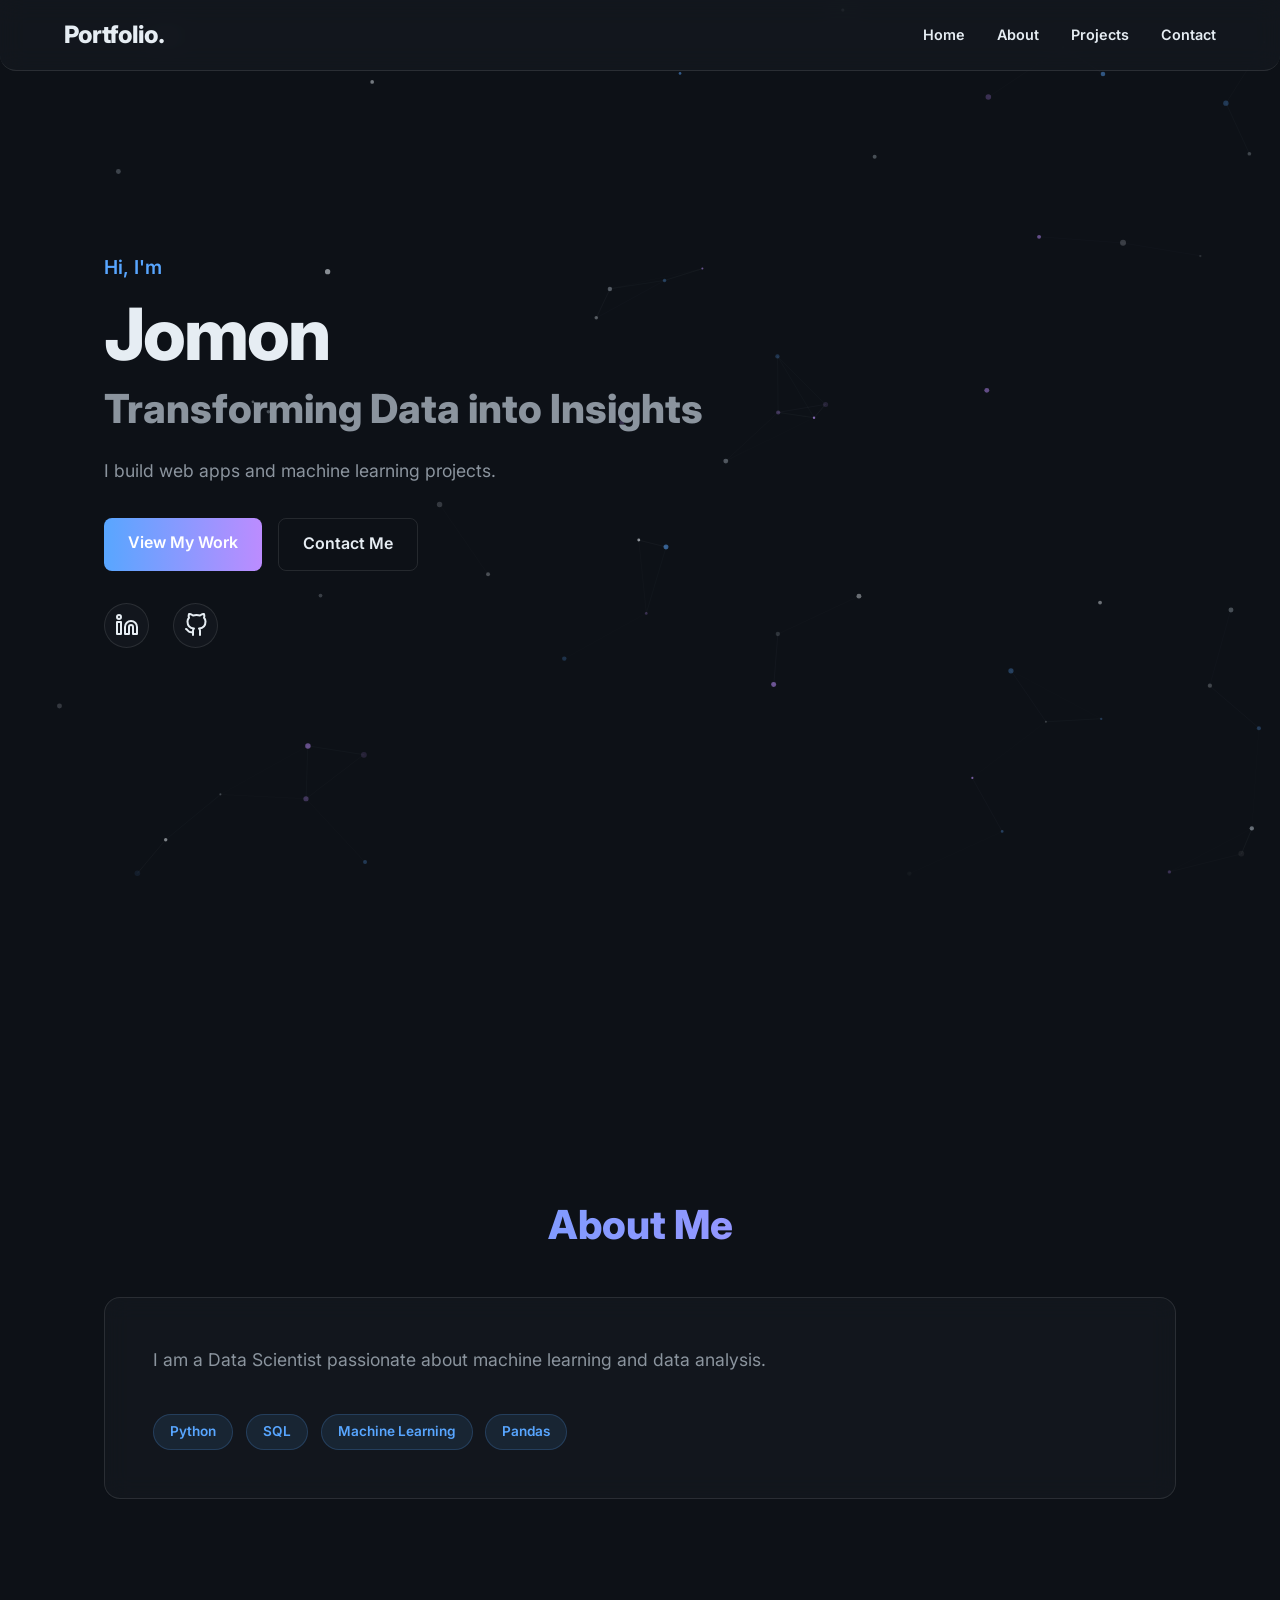
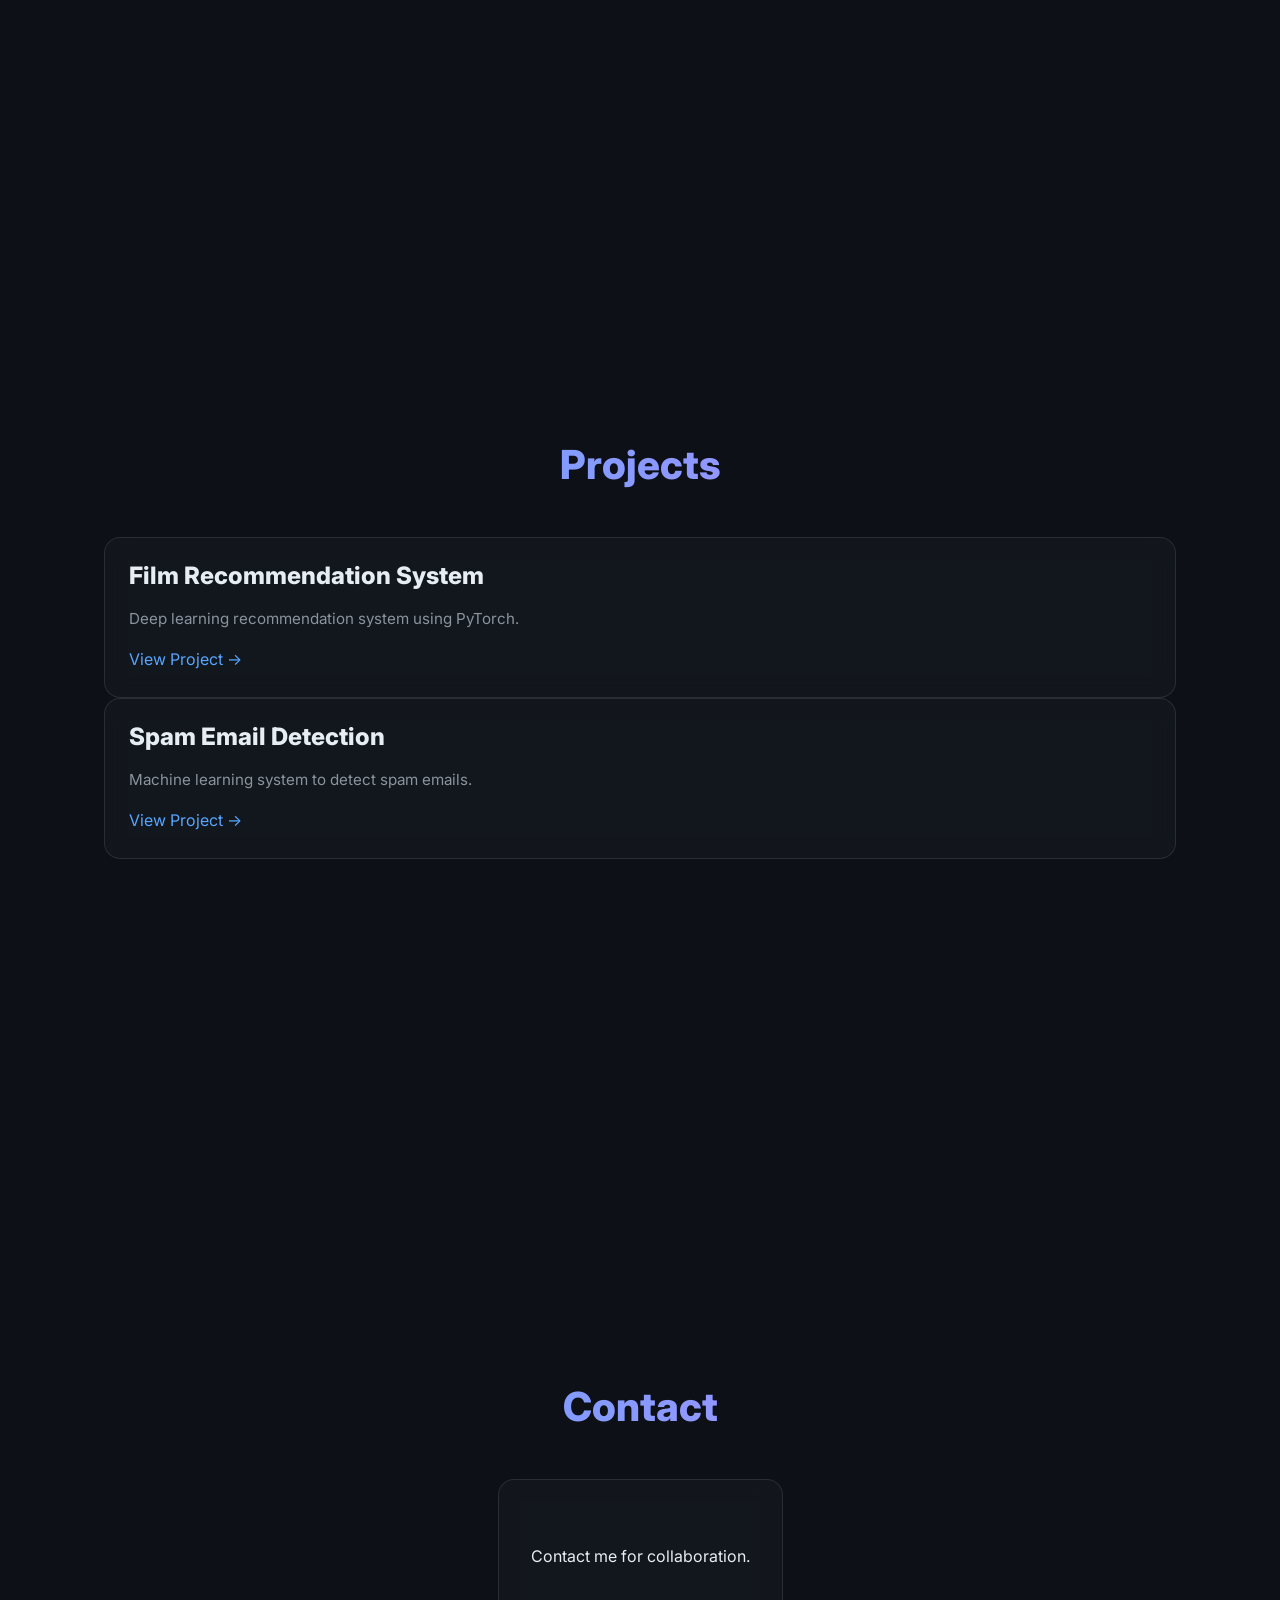
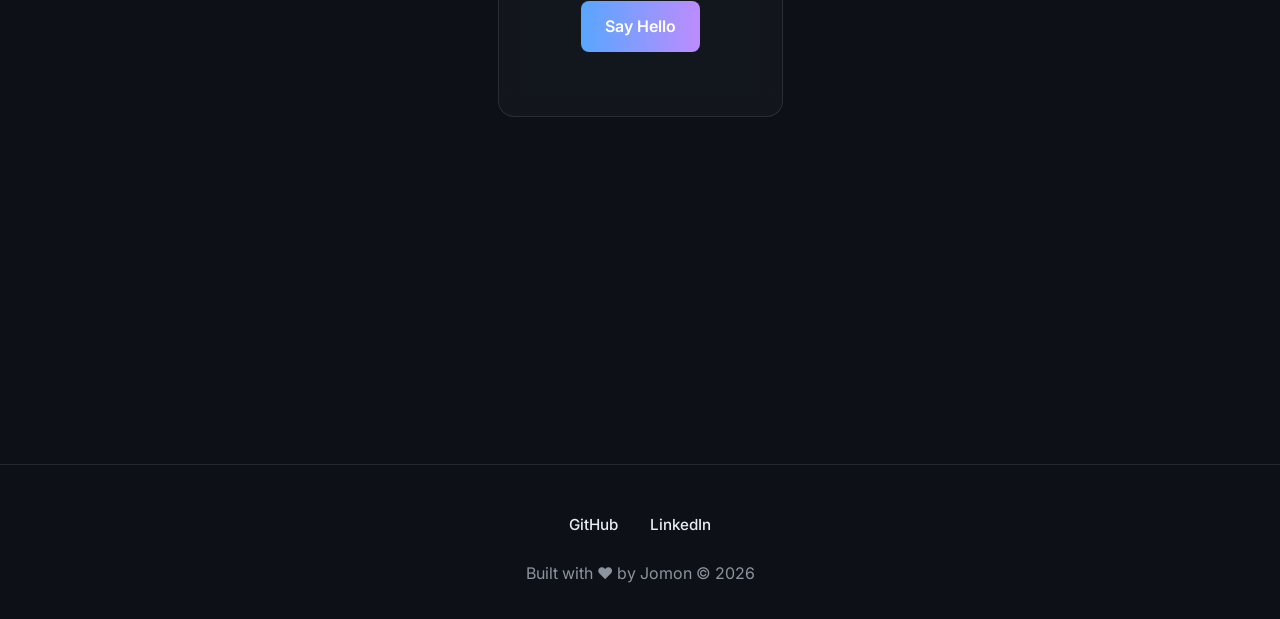
<file: index.html>
<!DOCTYPE html>
<html lang="en">

<head>
    <meta charset="UTF-8">
    <meta name="viewport" content="width=device-width, initial-scale=1.0">
    <title>My Portfolio</title>

    <!-- Google Font -->
    <link href="https://fonts.googleapis.com/css2?family=Inter:wght@300;400;600;800&display=swap" rel="stylesheet">

    <!-- CSS -->
    <link rel="stylesheet" href="styles.css">
</head>

<body>

    <canvas id="background-canvas"></canvas>

    <!-- NAVBAR -->
    <nav class="navbar glass">
        <div class="logo">Portfolio.</div>
        <ul class="nav-links">
            <li><a href="#home">Home</a></li>
            <li><a href="#about">About</a></li>
            <li><a href="#projects">Projects</a></li>
            <li><a href="#contact">Contact</a></li>
        </ul>
    </nav>

    <main>

        <!-- HERO -->
        <section id="home" class="hero fade-in">
            <div class="hero-content">
                <p class="greeting">Hi, I'm</p>
                <h1 class="name">Jomon</h1>
                <h2 class="title">Transforming Data into Insights</h2>

                <p class="description">
                    I build web apps and machine learning projects.
                </p>

                <div class="cta-buttons">
                    <a href="#projects" class="btn primary-btn">View My Work</a>
                    <a href="#contact" class="btn secondary-btn">Contact Me</a>
                </div>

                <!-- ✅ SOCIAL ICONS -->
                <div class="social-links">

                    <!-- LinkedIn -->
                    <a href="https://www.linkedin.com/in/jomon-k-biji-52a9552a1/" target="_blank" class="social-icon">
                        <svg xmlns="http://www.w3.org/2000/svg" width="24" height="24" viewBox="0 0 24 24" fill="none"
                            stroke="currentColor" stroke-width="2" stroke-linecap="round" stroke-linejoin="round">
                            <path d="M16 8a6 6 0 0 1 6 6v7h-4v-7a2 2 0 0 0-2-2 2 2 0 0 0-2 2v7h-4v-7a6 6 0 0 1 6-6z">
                            </path>
                            <rect x="2" y="9" width="4" height="12"></rect>
                            <circle cx="4" cy="4" r="2"></circle>
                        </svg>
                    </a>

                    <!-- GitHub -->
                    <a href="https://github.com/Jomon18kb" target="_blank" class="social-icon">
                        <svg xmlns="http://www.w3.org/2000/svg" width="24" height="24" viewBox="0 0 24 24" fill="none"
                            stroke="currentColor" stroke-width="2" stroke-linecap="round" stroke-linejoin="round">
                            <path
                                d="M9 19c-5 1.5-5-2.5-7-3m14 6v-3.87a3.37 3.37 0 0 0-.94-2.61c3.14-.35 6.44-1.54 6.44-7A5.44 5.44 0 0 0 20 4.77 5.07 5.07 0 0 0 19.91 1S18.73.65 16 2.48a13.38 13.38 0 0 0-7 0C6.27.65 5.09 1 5.09 1A5.07 5.07 0 0 0 5 4.77a5.44 5.44 0 0 0-1.5 3.78c0 5.42 3.3 6.61 6.44 7A3.37 3.37 0 0 0 9 18.13V22">
                            </path>
                        </svg>
                    </a>

                </div>

            </div>
        </section>

        <!-- ABOUT -->
        <section id="about" class="about fade-in">
            <h2 class="section-title">About Me</h2>

            <div class="about-content glass">
                <p>I am a Data Scientist passionate about machine learning and data analysis.</p>

                <div class="skills">
                    <span class="skill-tag">Python</span>
                    <span class="skill-tag">SQL</span>
                    <span class="skill-tag">Machine Learning</span>
                    <span class="skill-tag">Pandas</span>
                </div>
            </div>
        </section>

        <!-- PROJECTS -->
        <section id="projects" class="projects fade-in">
            <h2 class="section-title">Projects</h2>

            <div class="project-card glass">
                <div class="project-info">
                    <h3>Film Recommendation System</h3>
                    <p>Deep learning recommendation system using PyTorch.</p>
                    <a href="https://github.com/Jomon18kb/Film-Recommendation" target="_blank">
                        View Project →
                    </a>
                </div>
            </div>

            <div class="project-card glass">
                <div class="project-info">
                    <h3>Spam Email Detection</h3>
                    <p>Machine learning system to detect spam emails.</p>
                    <a href="https://github.com/Jomon18kb/Spam-Email-Detection-System" target="_blank">
                        View Project →
                    </a>
                </div>
            </div>

        </section>

        <!-- CONTACT -->
        <section id="contact" class="contact fade-in">
            <h2 class="section-title">Contact</h2>

            <div class="contact-card glass">
                <p>Contact me for collaboration.</p>

                <!-- ✅ FIXED EMAIL -->
                <a href="mailto:jomon18kb@gmail.com" class="btn primary-btn">Say Hello</a>
            </div>
        </section>

    </main>

    <!-- FOOTER -->
    <footer>
        <div class="footer-socials">
            <a href="https://github.com/Jomon18kb" target="_blank">GitHub</a>
            <a href="https://www.linkedin.com/in/jomon-k-biji-52a9552a1/" target="_blank">LinkedIn</a>
        </div>

        <p>Built with ❤️ by Jomon © 2026</p>
    </footer>

    <!-- JS -->
    <script src="script.js"></script>

</body>

</html>
</file>
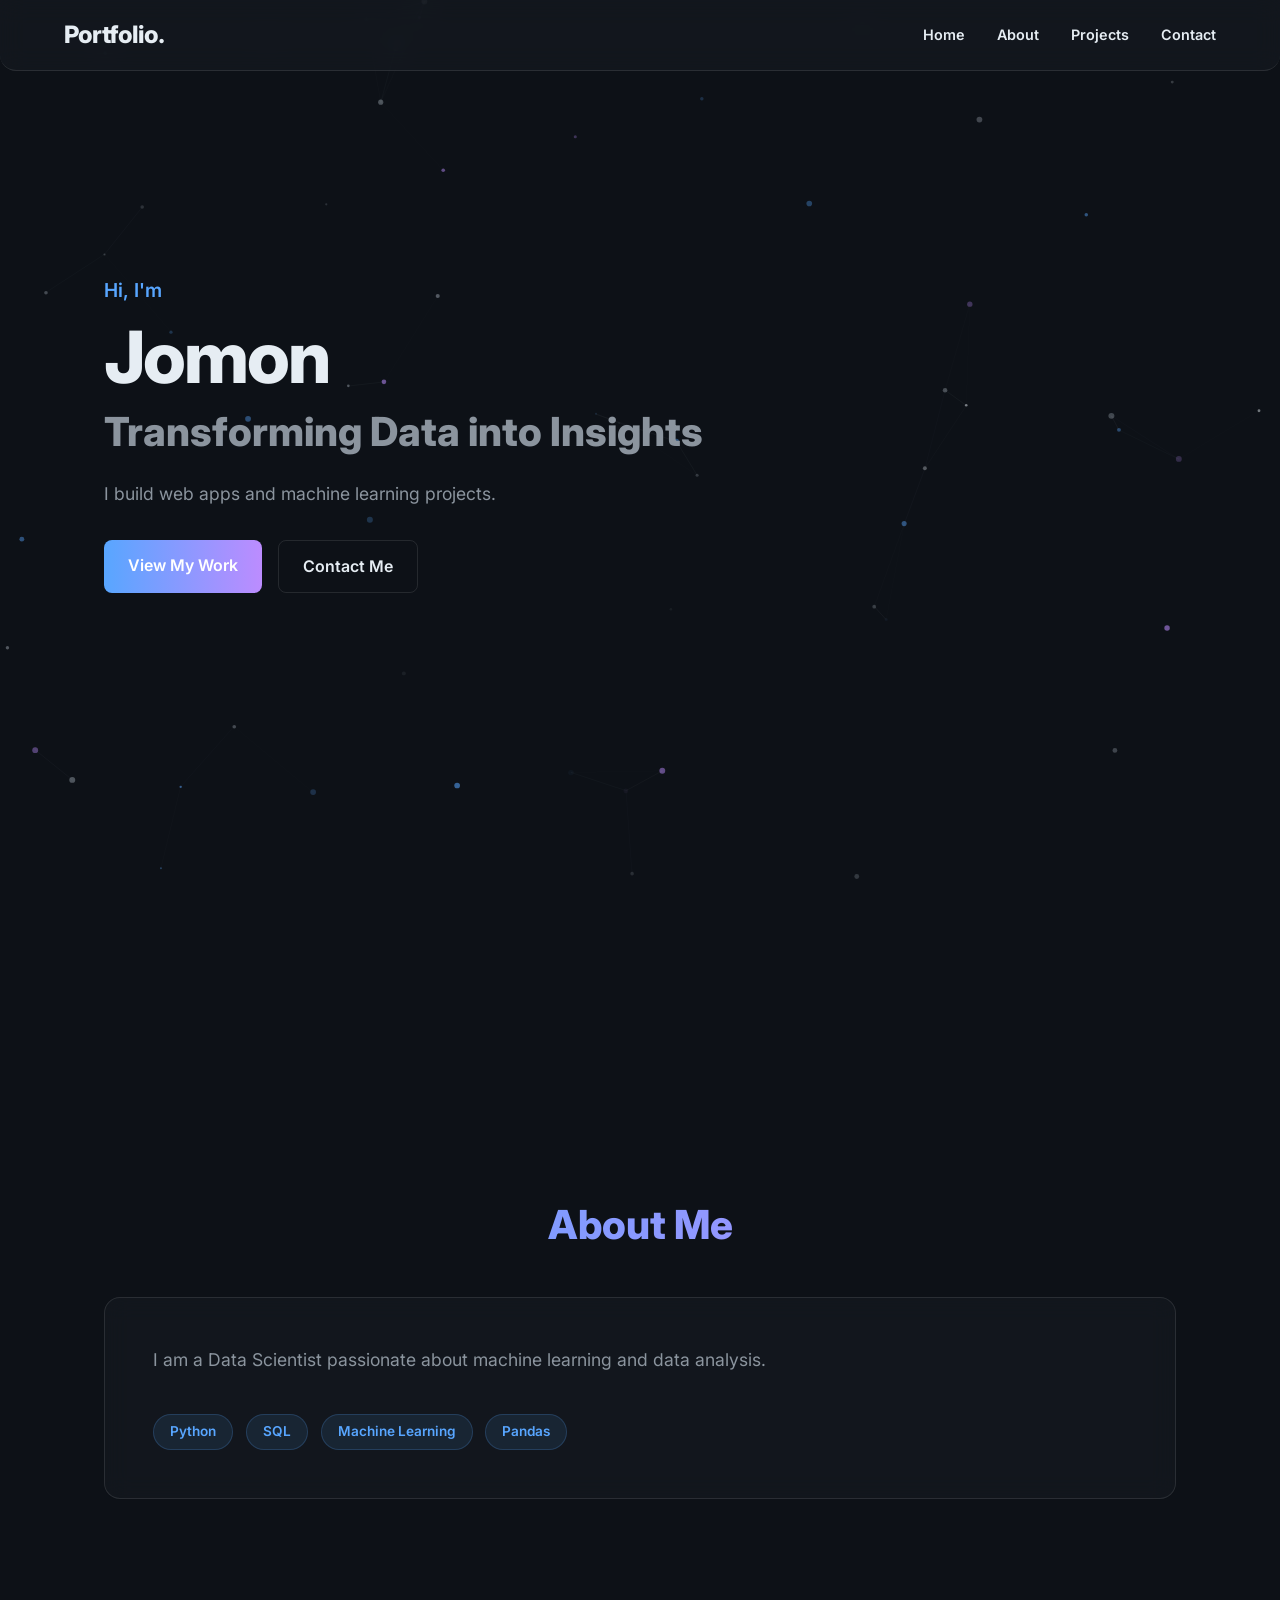
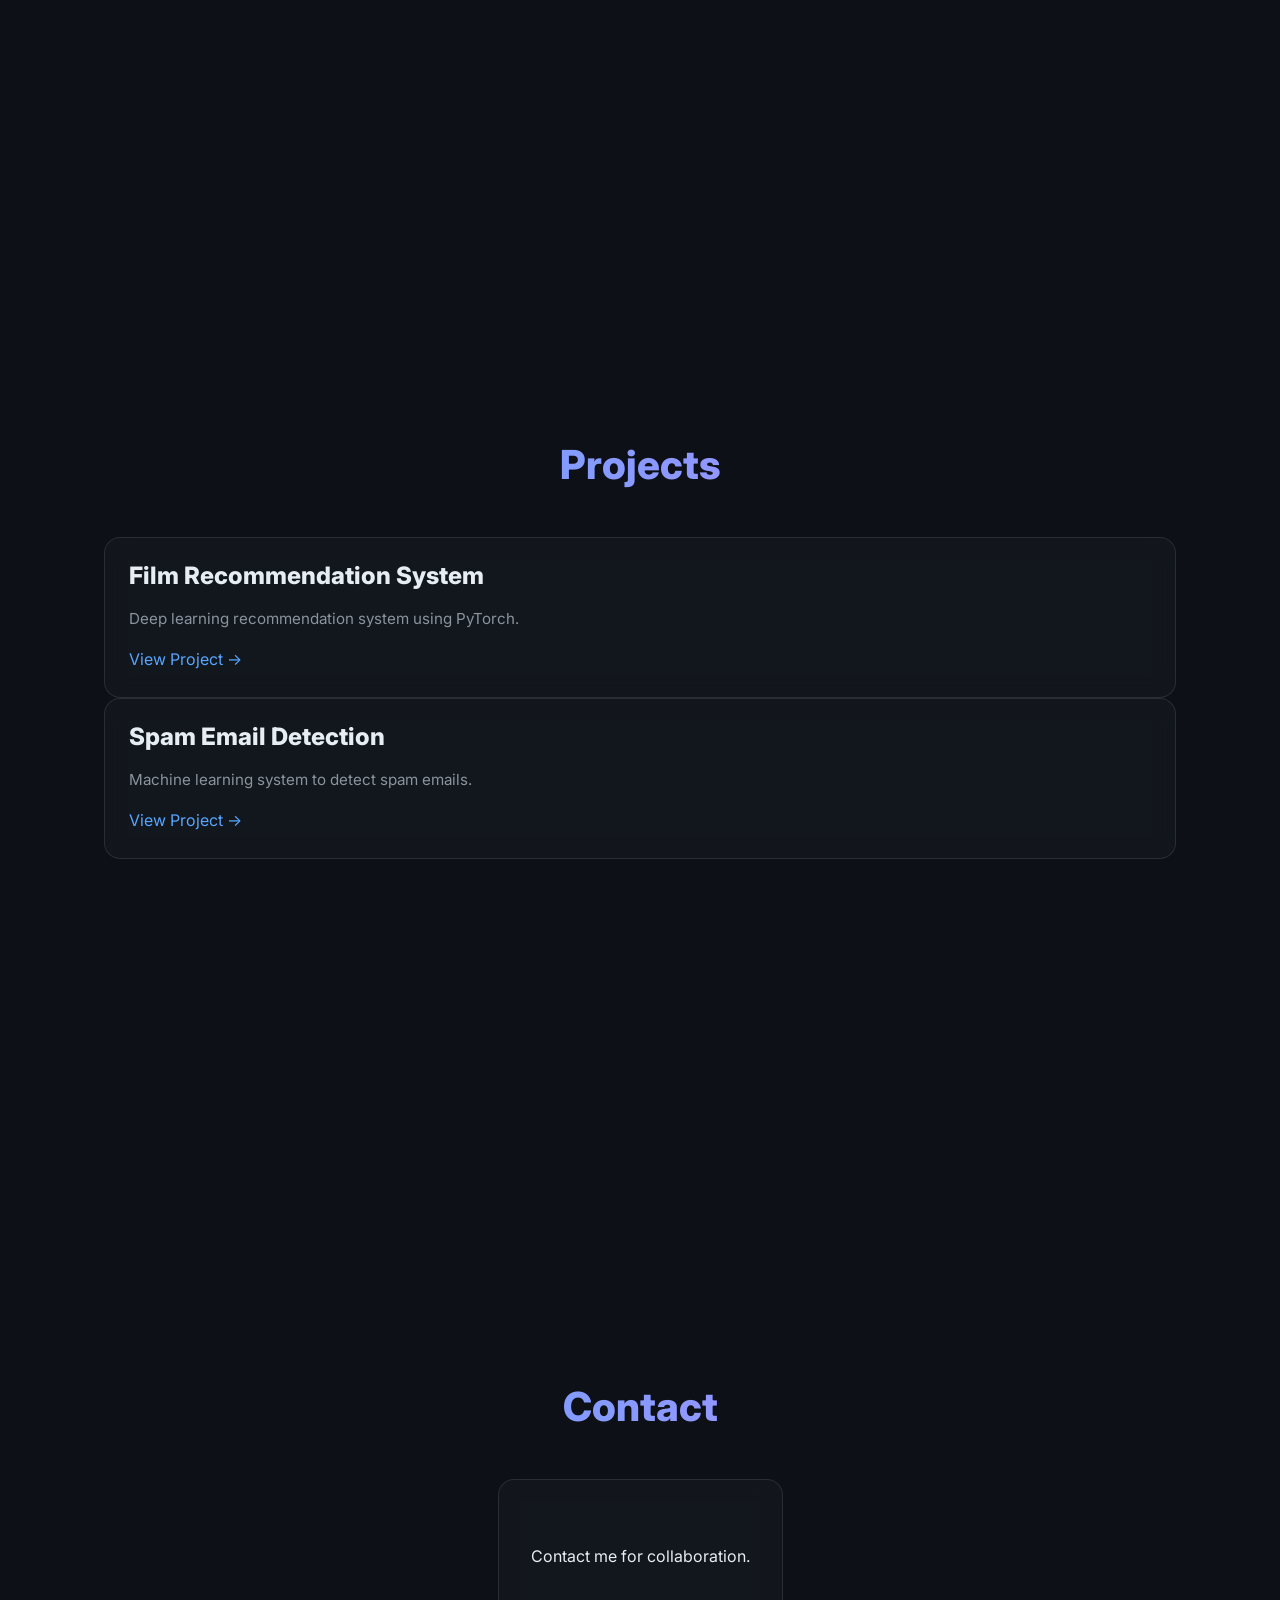
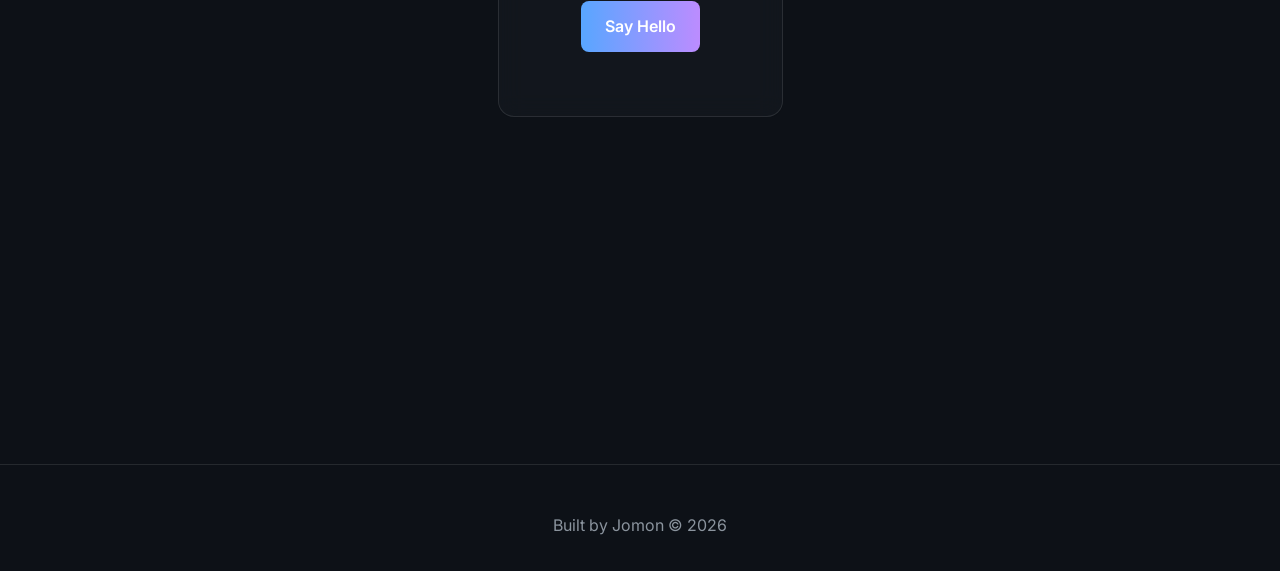
<file: static/index.html>
<!DOCTYPE html>
<html lang="en">

<head>
    <meta charset="UTF-8">
    <meta name="viewport" content="width=device-width, initial-scale=1.0">
    <title>My Portfolio</title>

    <!-- Google Font -->
    <link href="https://fonts.googleapis.com/css2?family=Inter:wght@300;400;600;800&display=swap" rel="stylesheet">

    <!-- ✅ Correct CSS -->
    <link rel="stylesheet" href="styles.css">
</head>

<body>

    <canvas id="background-canvas"></canvas>

    <!-- NAVBAR -->
    <nav class="navbar glass">
        <div class="logo">Portfolio.</div>
        <ul class="nav-links">
            <li><a href="#home">Home</a></li>
            <li><a href="#about">About</a></li>
            <li><a href="#projects">Projects</a></li>
            <li><a href="#contact">Contact</a></li>
        </ul>
    </nav>

    <main>

        <!-- HERO -->
        <section id="home" class="hero fade-in">
            <div class="hero-content">
                <p class="greeting">Hi, I'm</p>
                <h1 class="name">Jomon</h1>
                <h2 class="title">Transforming Data into Insights</h2>
                <p class="description">
                    I build web apps and machine learning projects.
                </p>

                <div class="cta-buttons">
                    <a href="#projects" class="btn primary-btn">View My Work</a>
                    <a href="#contact" class="btn secondary-btn">Contact Me</a>
                </div>
            </div>
        </section>

        <!-- ABOUT -->
        <section id="about" class="about fade-in">
            <h2 class="section-title">About Me</h2>
            <div class="about-content glass">
                <p>I am a Data Scientist passionate about machine learning and data analysis.</p>

                <div class="skills">
                    <span class="skill-tag">Python</span>
                    <span class="skill-tag">SQL</span>
                    <span class="skill-tag">Machine Learning</span>
                    <span class="skill-tag">Pandas</span>
                </div>
            </div>
        </section>

        <!-- PROJECTS -->
        <section id="projects" class="projects fade-in">
            <h2 class="section-title">Projects</h2>

            <div class="project-card glass">
                <div class="project-info">
                    <h3>Film Recommendation System</h3>
                    <p>Deep learning recommendation system using PyTorch.</p>
                    <a href="https://github.com/Jomon18kb/Film-Recommendation" target="_blank">
                        View Project →
                    </a>
                </div>
            </div>

            <div class="project-card glass">
                <div class="project-info">
                    <h3>Spam Email Detection</h3>
                    <p>Machine learning system to detect spam emails.</p>
                    <a href="https://github.com/Jomon18kb/Spam-Email-Detection-System" target="_blank">
                        View Project →
                    </a>
                </div>
            </div>

        </section>

        <!-- CONTACT -->
        <section id="contact" class="contact fade-in">
            <h2 class="section-title">Contact</h2>
            <div class="contact-card glass">
                <p>Contact me for collaboration.</p>
                <a href="mailto:hello@example.com" class="btn primary-btn">Say Hello</a>
            </div>
        </section>

    </main>

    <footer>
        <p>Built by Jomon © 2026</p>
    </footer>

    <!-- ✅ Correct JS -->
    <script src="script.js"></script>

</body>

</html>
</file>
<file: styles.css>
/* Color Palette & Variables */
:root {
    --bg-color: #0d1117;
    --text-primary: #e6edf3;
    --text-secondary: #8b949e;
    --accent-primary: #58a6ff;
    --accent-secondary: #bc8cff;
    --glass-bg: rgba(22, 27, 34, 0.6);
    --glass-border: rgba(255, 255, 255, 0.1);
    --transition: all 0.3s cubic-bezier(0.25, 0.8, 0.25, 1);
}

/* Reset and Base Styles */
* {
    margin: 0;
    padding: 0;
    box-sizing: border-box;
    scroll-behavior: smooth;
}

body {
    font-family: 'Inter', sans-serif;
    background-color: var(--bg-color);
    color: var(--text-primary);
    line-height: 1.6;
    overflow-x: hidden;
}

#background-canvas {
    position: fixed;
    top: 0;
    left: 0;
    width: 100vw;
    height: 100vh;
    z-index: -1;
    pointer-events: none;
}

/* Typography */
h1,
h2,
h3 {
    font-weight: 800;
    line-height: 1.2;
}

h2.section-title {
    font-size: 2.5rem;
    margin-bottom: 3rem;
    text-align: center;
    background: linear-gradient(90deg, var(--accent-primary), var(--accent-secondary));
    -webkit-background-clip: text;
    -webkit-text-fill-color: transparent;
    display: inline-block;
    position: relative;
    left: 50%;
    transform: translateX(-50%);
}

a {
    color: var(--accent-primary);
    text-decoration: none;
    transition: var(--transition);
}

/* Glassmorphism Utilities */
.glass {
    background: var(--glass-bg);
    backdrop-filter: blur(12px);
    -webkit-backdrop-filter: blur(12px);
    border: 1px solid var(--glass-border);
    border-radius: 16px;
}

/* Navigation */
.navbar {
    position: fixed;
    top: 0;
    left: 0;
    width: 100%;
    display: flex;
    justify-content: space-between;
    align-items: center;
    padding: 1rem 5%;
    z-index: 1000;
    border-radius: 0 0 16px 16px;
    border-top: none;
    border-left: none;
    border-right: none;
}

.logo {
    font-size: 1.5rem;
    font-weight: 800;
    letter-spacing: -1px;
}

.nav-links {
    display: flex;
    list-style: none;
    gap: 2rem;
}

.nav-links a {
    color: var(--text-primary);
    font-weight: 600;
    font-size: 0.9rem;
    position: relative;
}

.nav-links a::after {
    content: '';
    position: absolute;
    width: 0;
    height: 2px;
    bottom: -4px;
    left: 0;
    background-color: var(--accent-primary);
    transition: var(--transition);
}

.nav-links a:hover::after {
    width: 100%;
}

/* General Layout */
main {
    padding: 0 5%;
    max-width: 1200px;
    margin: 0 auto;
}

section {
    min-height: 100vh;
    display: flex;
    flex-direction: column;
    justify-content: center;
    padding: 6rem 0;
}

/* Buttons */
.btn {
    display: inline-block;
    padding: 0.8rem 1.5rem;
    border-radius: 8px;
    font-weight: 600;
    cursor: pointer;
}

.primary-btn {
    background: linear-gradient(90deg, var(--accent-primary), var(--accent-secondary));
    color: #fff;
    border: none;
}

.primary-btn:hover {
    box-shadow: 0 0 20px rgba(88, 166, 255, 0.4);
    transform: translateY(-2px);
}

.secondary-btn {
    background: transparent;
    color: var(--text-primary);
    border: 1px solid var(--glass-border);
}

.secondary-btn:hover {
    background: var(--glass-border);
    transform: translateY(-2px);
}

/* Hero Section */
.hero {
    flex-direction: row;
    align-items: center;
    justify-content: space-between;
    gap: 2rem;
}

.hero-content {
    flex: 1;
    position: relative;
    z-index: 2;
}

.greeting {
    color: var(--accent-primary);
    font-weight: 600;
    font-size: 1.2rem;
    margin-bottom: 0.5rem;
}

.name {
    font-size: 4.5rem;
    margin-bottom: 0.5rem;
    letter-spacing: -2px;
}

.title {
    font-size: 2.5rem;
    color: var(--text-secondary);
    margin-bottom: 1.5rem;
}

.description {
    font-size: 1.1rem;
    color: var(--text-secondary);
    margin-bottom: 2rem;
    max-width: 500px;
}

.cta-buttons {
    display: flex;
    gap: 1rem;
    margin-bottom: 2rem;
}

.social-links {
    display: flex;
    gap: 1.5rem;
    align-items: center;
}

.social-icon {
    display: inline-flex;
    justify-content: center;
    align-items: center;
    width: 45px;
    height: 45px;
    border-radius: 50%;
    background: var(--glass-bg);
    border: 1px solid var(--glass-border);
    color: var(--text-primary);
    transition: var(--transition);
}

.social-icon:hover {
    background: rgba(88, 166, 255, 0.1);
    color: var(--accent-primary);
    border-color: var(--accent-primary);
    transform: translateY(-3px);
    box-shadow: 0 5px 15px rgba(88, 166, 255, 0.2);
}

.hero-visual {
    flex: 1;
    position: relative;
    height: 400px;
    display: flex;
    justify-content: center;
    align-items: center;
    pointer-events: none;
}

.glow-orb {
    position: absolute;
    width: 300px;
    height: 300px;
    border-radius: 50%;
    background: radial-gradient(circle, var(--accent-primary) 0%, rgba(88, 166, 255, 0) 70%);
    filter: blur(40px);
    opacity: 0.4;
    animation: float 6s ease-in-out infinite;
}

.glow-orb.secondary {
    background: radial-gradient(circle, var(--accent-secondary) 0%, rgba(188, 140, 255, 0) 70%);
    top: 20%;
    left: 10%;
    width: 200px;
    height: 200px;
    animation: float 8s ease-in-out infinite reverse;
}

@keyframes float {
    0% {
        transform: translateY(0px) scale(1);
    }

    50% {
        transform: translateY(-20px) scale(1.05);
    }

    100% {
        transform: translateY(0px) scale(1);
    }
}

/* About Section */
.about-content {
    padding: 3rem;
    display: flex;
    flex-direction: column;
    gap: 1.5rem;
    font-size: 1.1rem;
    color: var(--text-secondary);
}

.skills {
    display: flex;
    flex-wrap: wrap;
    gap: 0.8rem;
    margin-top: 1rem;
}

.skill-tag {
    background: rgba(88, 166, 255, 0.1);
    color: var(--accent-primary);
    padding: 0.4rem 1rem;
    border-radius: 20px;
    font-size: 0.85rem;
    font-weight: 600;
    border: 1px solid rgba(88, 166, 255, 0.2);
}

/* Projects Section */
.project-grid {
    display: grid;
    grid-template-columns: repeat(auto-fit, minmax(300px, 1fr));
    gap: 2rem;
}

.project-card {
    overflow: hidden;
    display: flex;
    flex-direction: column;
    transition: var(--transition);
}

.project-card:hover {
    transform: translateY(-10px);
    box-shadow: 0 10px 30px rgba(0, 0, 0, 0.5);
    border-color: rgba(255, 255, 255, 0.2);
}

.project-image {
    width: 100%;
    height: 200px;
    background-color: #1c2128;
    display: flex;
    justify-content: center;
    align-items: center;
    color: var(--text-secondary);
    border-bottom: 1px solid var(--glass-border);
}

.project-info {
    padding: 1.5rem;
    display: flex;
    flex-direction: column;
    gap: 1rem;
    flex: 1;
}

.project-info h3 {
    font-size: 1.5rem;
}

.project-info p {
    color: var(--text-secondary);
    font-size: 0.95rem;
    flex: 1;
}

.project-tech {
    display: flex;
    gap: 0.5rem;
    font-size: 0.85rem;
    color: var(--accent-secondary);
}

.project-link {
    display: flex;
    align-items: center;
    gap: 0.5rem;
    font-weight: 600;
    margin-top: 1rem;
}

.project-link:hover span {
    transform: translateX(5px);
}

.project-link span {
    transition: var(--transition);
}

/* Contact Section */
.contact-card {
    padding: 4rem 2rem;
    text-align: center;
    max-width: 600px;
    margin: 0 auto;
    display: flex;
    flex-direction: column;
    align-items: center;
    gap: 2rem;
}

/* Footer */
footer {
    text-align: center;
    padding: 3rem 2rem 2rem;
    color: var(--text-secondary);
    border-top: 1px solid var(--glass-border);
    margin-top: 4rem;
    display: flex;
    flex-direction: column;
    align-items: center;
    gap: 1.5rem;
}

.footer-socials {
    display: flex;
    gap: 2rem;
}

.footer-socials a {
    color: var(--text-primary);
    font-weight: 500;
    font-size: 0.95rem;
}

.footer-socials a:hover {
    color: var(--accent-primary);
}

/* Animations */
.fade-in {
    opacity: 0;
    transform: translateY(30px);
    transition: opacity 0.8s ease-out, transform 0.8s ease-out;
}

.fade-in.visible {
    opacity: 1;
    transform: translateY(0);
}

/* Responsive */
@media (max-width: 768px) {
    .hero {
        flex-direction: column;
        text-align: center;
        padding-top: 10rem;
    }

    .cta-buttons {
        justify-content: center;
    }

    .name {
        font-size: 3.5rem;
    }

    .title {
        font-size: 2rem;
    }

    .nav-links {
        display: none;
        /* simple mobile nav approach for MVP */
    }
}
</file>
<file: static/styles.css>
/* Color Palette & Variables */
:root {
    --bg-color: #0d1117;
    --text-primary: #e6edf3;
    --text-secondary: #8b949e;
    --accent-primary: #58a6ff;
    --accent-secondary: #bc8cff;
    --glass-bg: rgba(22, 27, 34, 0.6);
    --glass-border: rgba(255, 255, 255, 0.1);
    --transition: all 0.3s cubic-bezier(0.25, 0.8, 0.25, 1);
}

/* Reset and Base Styles */
* {
    margin: 0;
    padding: 0;
    box-sizing: border-box;
    scroll-behavior: smooth;
}

body {
    font-family: 'Inter', sans-serif;
    background-color: var(--bg-color);
    color: var(--text-primary);
    line-height: 1.6;
    overflow-x: hidden;
}

#background-canvas {
    position: fixed;
    top: 0;
    left: 0;
    width: 100vw;
    height: 100vh;
    z-index: -1;
    pointer-events: none;
}

/* Typography */
h1,
h2,
h3 {
    font-weight: 800;
    line-height: 1.2;
}

h2.section-title {
    font-size: 2.5rem;
    margin-bottom: 3rem;
    text-align: center;
    background: linear-gradient(90deg, var(--accent-primary), var(--accent-secondary));
    -webkit-background-clip: text;
    -webkit-text-fill-color: transparent;
    display: inline-block;
    position: relative;
    left: 50%;
    transform: translateX(-50%);
}

a {
    color: var(--accent-primary);
    text-decoration: none;
    transition: var(--transition);
}

/* Glassmorphism Utilities */
.glass {
    background: var(--glass-bg);
    backdrop-filter: blur(12px);
    -webkit-backdrop-filter: blur(12px);
    border: 1px solid var(--glass-border);
    border-radius: 16px;
}

/* Navigation */
.navbar {
    position: fixed;
    top: 0;
    left: 0;
    width: 100%;
    display: flex;
    justify-content: space-between;
    align-items: center;
    padding: 1rem 5%;
    z-index: 1000;
    border-radius: 0 0 16px 16px;
    border-top: none;
    border-left: none;
    border-right: none;
}

.logo {
    font-size: 1.5rem;
    font-weight: 800;
    letter-spacing: -1px;
}

.nav-links {
    display: flex;
    list-style: none;
    gap: 2rem;
}

.nav-links a {
    color: var(--text-primary);
    font-weight: 600;
    font-size: 0.9rem;
    position: relative;
}

.nav-links a::after {
    content: '';
    position: absolute;
    width: 0;
    height: 2px;
    bottom: -4px;
    left: 0;
    background-color: var(--accent-primary);
    transition: var(--transition);
}

.nav-links a:hover::after {
    width: 100%;
}

/* General Layout */
main {
    padding: 0 5%;
    max-width: 1200px;
    margin: 0 auto;
}

section {
    min-height: 100vh;
    display: flex;
    flex-direction: column;
    justify-content: center;
    padding: 6rem 0;
}

/* Buttons */
.btn {
    display: inline-block;
    padding: 0.8rem 1.5rem;
    border-radius: 8px;
    font-weight: 600;
    cursor: pointer;
}

.primary-btn {
    background: linear-gradient(90deg, var(--accent-primary), var(--accent-secondary));
    color: #fff;
    border: none;
}

.primary-btn:hover {
    box-shadow: 0 0 20px rgba(88, 166, 255, 0.4);
    transform: translateY(-2px);
}

.secondary-btn {
    background: transparent;
    color: var(--text-primary);
    border: 1px solid var(--glass-border);
}

.secondary-btn:hover {
    background: var(--glass-border);
    transform: translateY(-2px);
}

/* Hero Section */
.hero {
    flex-direction: row;
    align-items: center;
    justify-content: space-between;
    gap: 2rem;
}

.hero-content {
    flex: 1;
    position: relative;
    z-index: 2;
}

.greeting {
    color: var(--accent-primary);
    font-weight: 600;
    font-size: 1.2rem;
    margin-bottom: 0.5rem;
}

.name {
    font-size: 4.5rem;
    margin-bottom: 0.5rem;
    letter-spacing: -2px;
}

.title {
    font-size: 2.5rem;
    color: var(--text-secondary);
    margin-bottom: 1.5rem;
}

.description {
    font-size: 1.1rem;
    color: var(--text-secondary);
    margin-bottom: 2rem;
    max-width: 500px;
}

.cta-buttons {
    display: flex;
    gap: 1rem;
    margin-bottom: 2rem;
}

.social-links {
    display: flex;
    gap: 1.5rem;
    align-items: center;
}

.social-icon {
    display: inline-flex;
    justify-content: center;
    align-items: center;
    width: 45px;
    height: 45px;
    border-radius: 50%;
    background: var(--glass-bg);
    border: 1px solid var(--glass-border);
    color: var(--text-primary);
    transition: var(--transition);
}

.social-icon:hover {
    background: rgba(88, 166, 255, 0.1);
    color: var(--accent-primary);
    border-color: var(--accent-primary);
    transform: translateY(-3px);
    box-shadow: 0 5px 15px rgba(88, 166, 255, 0.2);
}

.hero-visual {
    flex: 1;
    position: relative;
    height: 400px;
    display: flex;
    justify-content: center;
    align-items: center;
    pointer-events: none;
}

.glow-orb {
    position: absolute;
    width: 300px;
    height: 300px;
    border-radius: 50%;
    background: radial-gradient(circle, var(--accent-primary) 0%, rgba(88, 166, 255, 0) 70%);
    filter: blur(40px);
    opacity: 0.4;
    animation: float 6s ease-in-out infinite;
}

.glow-orb.secondary {
    background: radial-gradient(circle, var(--accent-secondary) 0%, rgba(188, 140, 255, 0) 70%);
    top: 20%;
    left: 10%;
    width: 200px;
    height: 200px;
    animation: float 8s ease-in-out infinite reverse;
}

@keyframes float {
    0% {
        transform: translateY(0px) scale(1);
    }

    50% {
        transform: translateY(-20px) scale(1.05);
    }

    100% {
        transform: translateY(0px) scale(1);
    }
}

/* About Section */
.about-content {
    padding: 3rem;
    display: flex;
    flex-direction: column;
    gap: 1.5rem;
    font-size: 1.1rem;
    color: var(--text-secondary);
}

.skills {
    display: flex;
    flex-wrap: wrap;
    gap: 0.8rem;
    margin-top: 1rem;
}

.skill-tag {
    background: rgba(88, 166, 255, 0.1);
    color: var(--accent-primary);
    padding: 0.4rem 1rem;
    border-radius: 20px;
    font-size: 0.85rem;
    font-weight: 600;
    border: 1px solid rgba(88, 166, 255, 0.2);
}

/* Projects Section */
.project-grid {
    display: grid;
    grid-template-columns: repeat(auto-fit, minmax(300px, 1fr));
    gap: 2rem;
}

.project-card {
    overflow: hidden;
    display: flex;
    flex-direction: column;
    transition: var(--transition);
}

.project-card:hover {
    transform: translateY(-10px);
    box-shadow: 0 10px 30px rgba(0, 0, 0, 0.5);
    border-color: rgba(255, 255, 255, 0.2);
}

.project-image {
    width: 100%;
    height: 200px;
    background-color: #1c2128;
    display: flex;
    justify-content: center;
    align-items: center;
    color: var(--text-secondary);
    border-bottom: 1px solid var(--glass-border);
}

.project-info {
    padding: 1.5rem;
    display: flex;
    flex-direction: column;
    gap: 1rem;
    flex: 1;
}

.project-info h3 {
    font-size: 1.5rem;
}

.project-info p {
    color: var(--text-secondary);
    font-size: 0.95rem;
    flex: 1;
}

.project-tech {
    display: flex;
    gap: 0.5rem;
    font-size: 0.85rem;
    color: var(--accent-secondary);
}

.project-link {
    display: flex;
    align-items: center;
    gap: 0.5rem;
    font-weight: 600;
    margin-top: 1rem;
}

.project-link:hover span {
    transform: translateX(5px);
}

.project-link span {
    transition: var(--transition);
}

/* Contact Section */
.contact-card {
    padding: 4rem 2rem;
    text-align: center;
    max-width: 600px;
    margin: 0 auto;
    display: flex;
    flex-direction: column;
    align-items: center;
    gap: 2rem;
}

/* Footer */
footer {
    text-align: center;
    padding: 3rem 2rem 2rem;
    color: var(--text-secondary);
    border-top: 1px solid var(--glass-border);
    margin-top: 4rem;
    display: flex;
    flex-direction: column;
    align-items: center;
    gap: 1.5rem;
}

.footer-socials {
    display: flex;
    gap: 2rem;
}

.footer-socials a {
    color: var(--text-primary);
    font-weight: 500;
    font-size: 0.95rem;
}

.footer-socials a:hover {
    color: var(--accent-primary);
}

/* Animations */
.fade-in {
    opacity: 0;
    transform: translateY(30px);
    transition: opacity 0.8s ease-out, transform 0.8s ease-out;
}

.fade-in.visible {
    opacity: 1;
    transform: translateY(0);
}

/* Responsive */
@media (max-width: 768px) {
    .hero {
        flex-direction: column;
        text-align: center;
        padding-top: 10rem;
    }

    .cta-buttons {
        justify-content: center;
    }

    .name {
        font-size: 3.5rem;
    }

    .title {
        font-size: 2rem;
    }

    .nav-links {
        display: none;
        /* simple mobile nav approach for MVP */
    }
}
</file>
